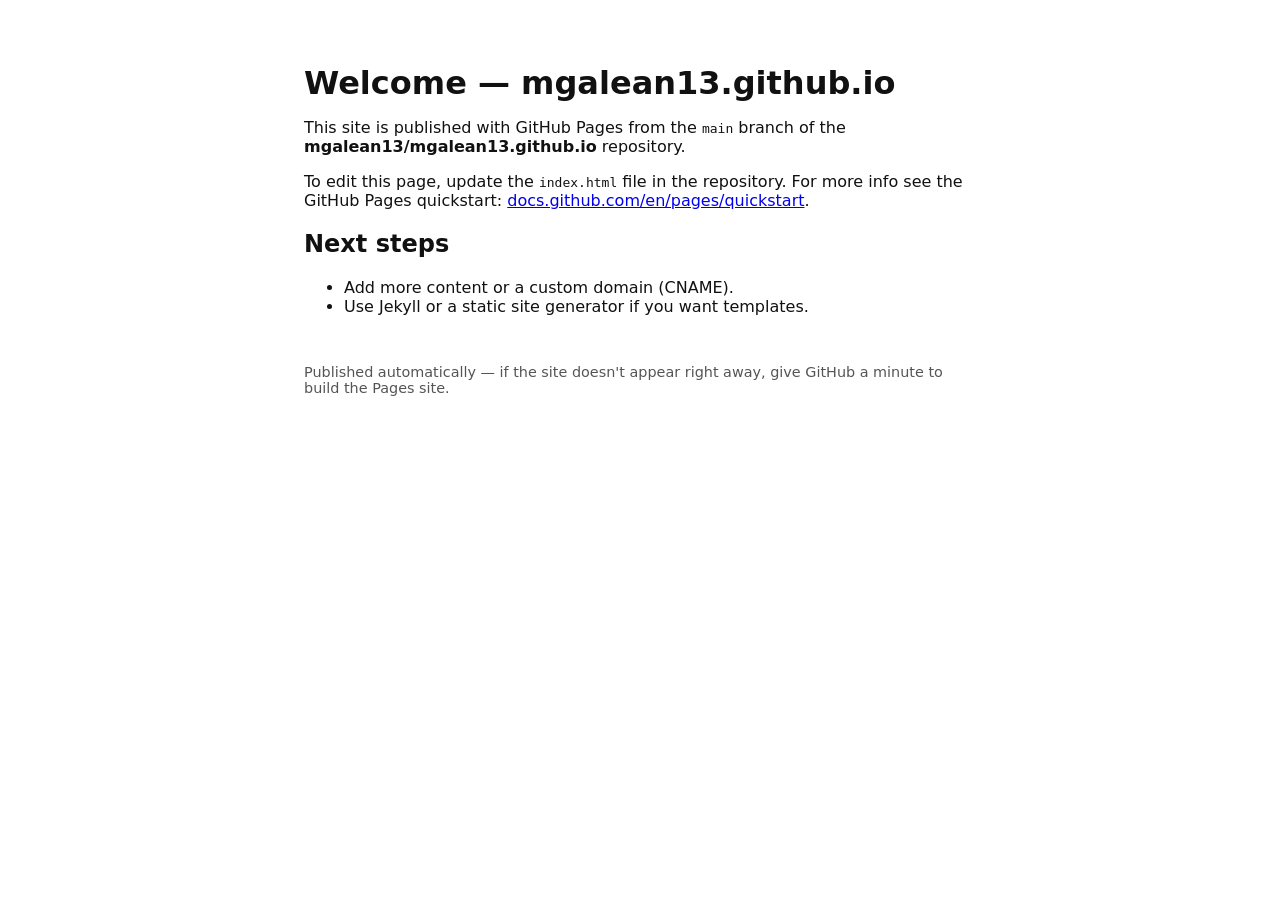
<file: index.html>
<!doctype html>
<html lang="en">
  <head>
    <meta charset="utf-8" />
    <meta name="viewport" content="width=device-width,initial-scale=1" />
    <title>mgalean13 — GitHub Pages</title>
    <style>body{font-family:system-ui,-apple-system,Segoe UI,Roboto,Helvetica,Arial,sans-serif;max-width:42rem;margin:4rem auto;padding:0 1rem;color:#111}header h1{margin:0 0 .5rem}footer{margin-top:3rem;color:#555;font-size:.9rem}</style>
  </head>
  <body>
    <header>
      <h1>Welcome — mgalean13.github.io</h1>
      <p>This site is published with GitHub Pages from the <code>main</code> branch of the <strong>mgalean13/mgalean13.github.io</strong> repository.</p>
    </header>

    <section>
      <p>To edit this page, update the <code>index.html</code> file in the repository. For more info see the GitHub Pages quickstart: <a href="https://docs.github.com/en/pages/quickstart">docs.github.com/en/pages/quickstart</a>.</p>

      <h2>Next steps</h2>
      <ul>
        <li>Add more content or a custom domain (CNAME).</li>
        <li>Use Jekyll or a static site generator if you want templates.</li>
      </ul>
    </section>

    <footer>
      <p>Published automatically — if the site doesn't appear right away, give GitHub a minute to build the Pages site.</p>
    </footer>
  </body>
</html>
</file>
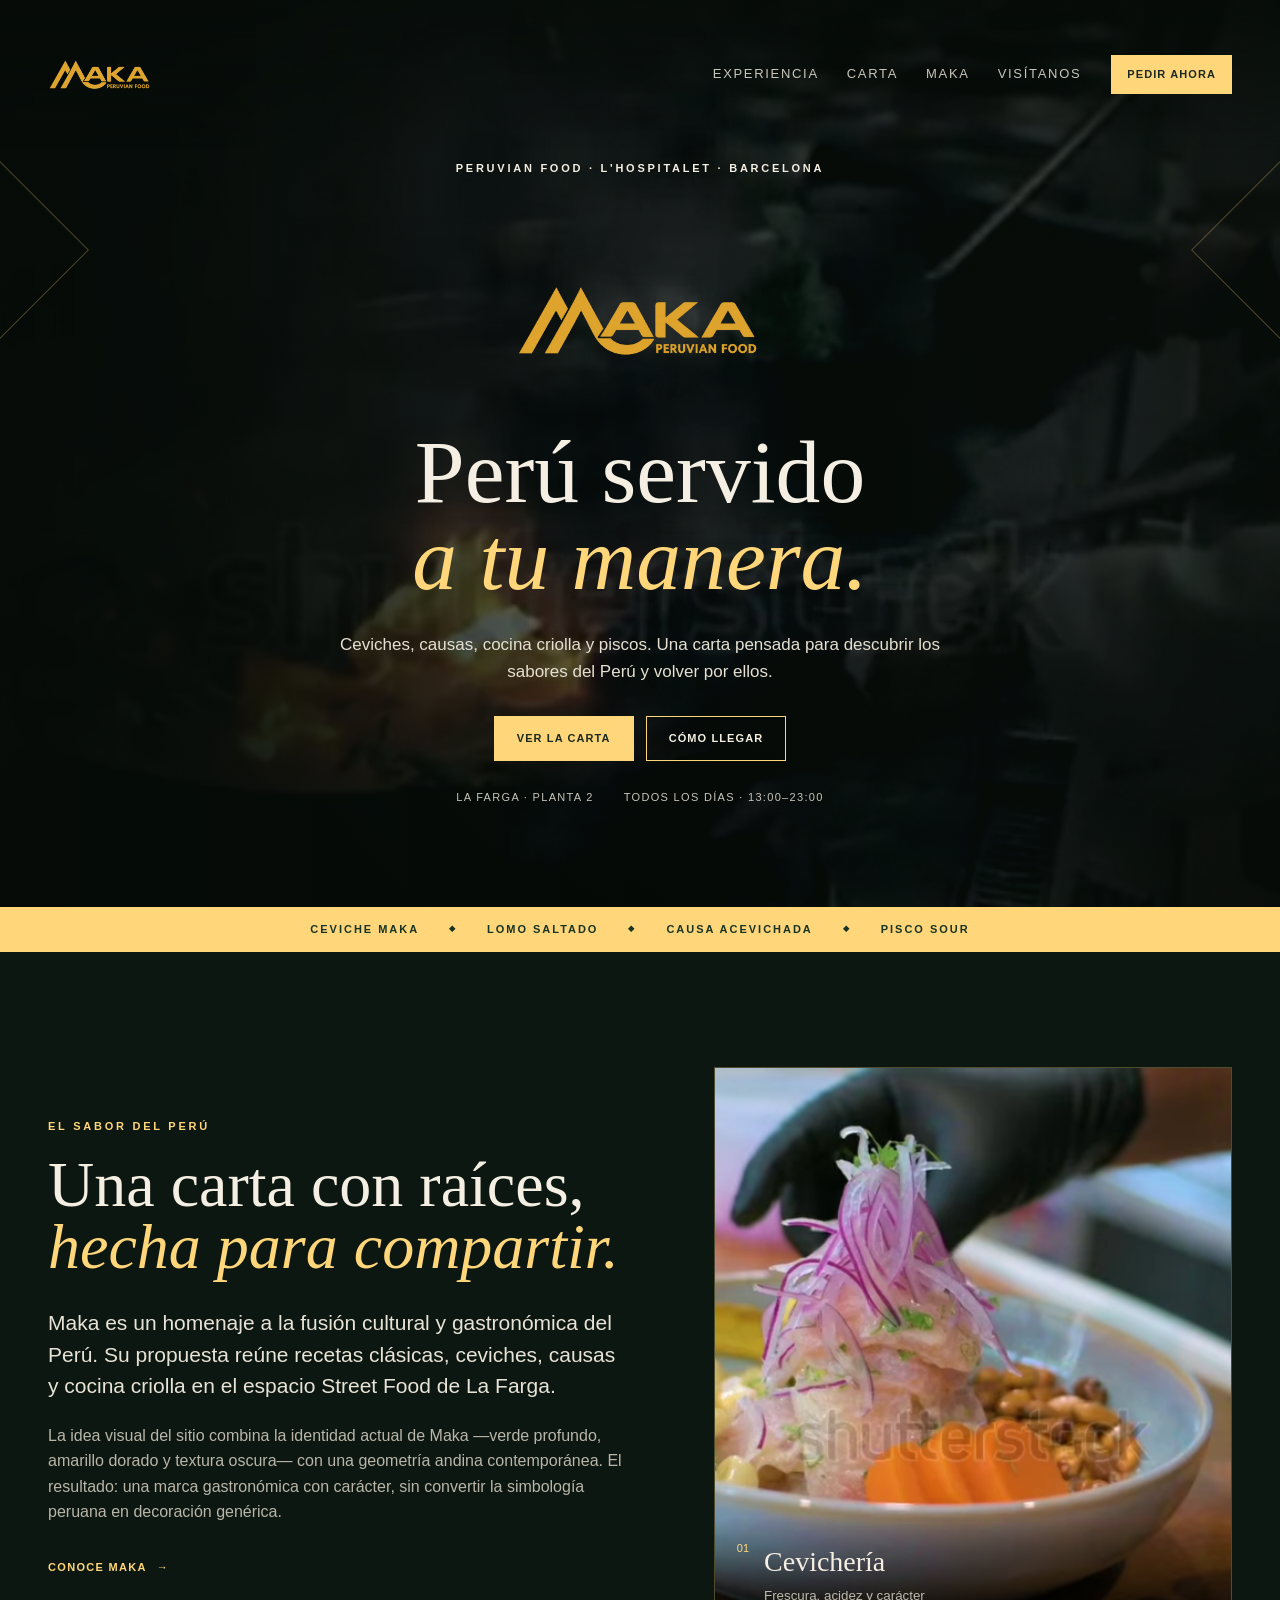
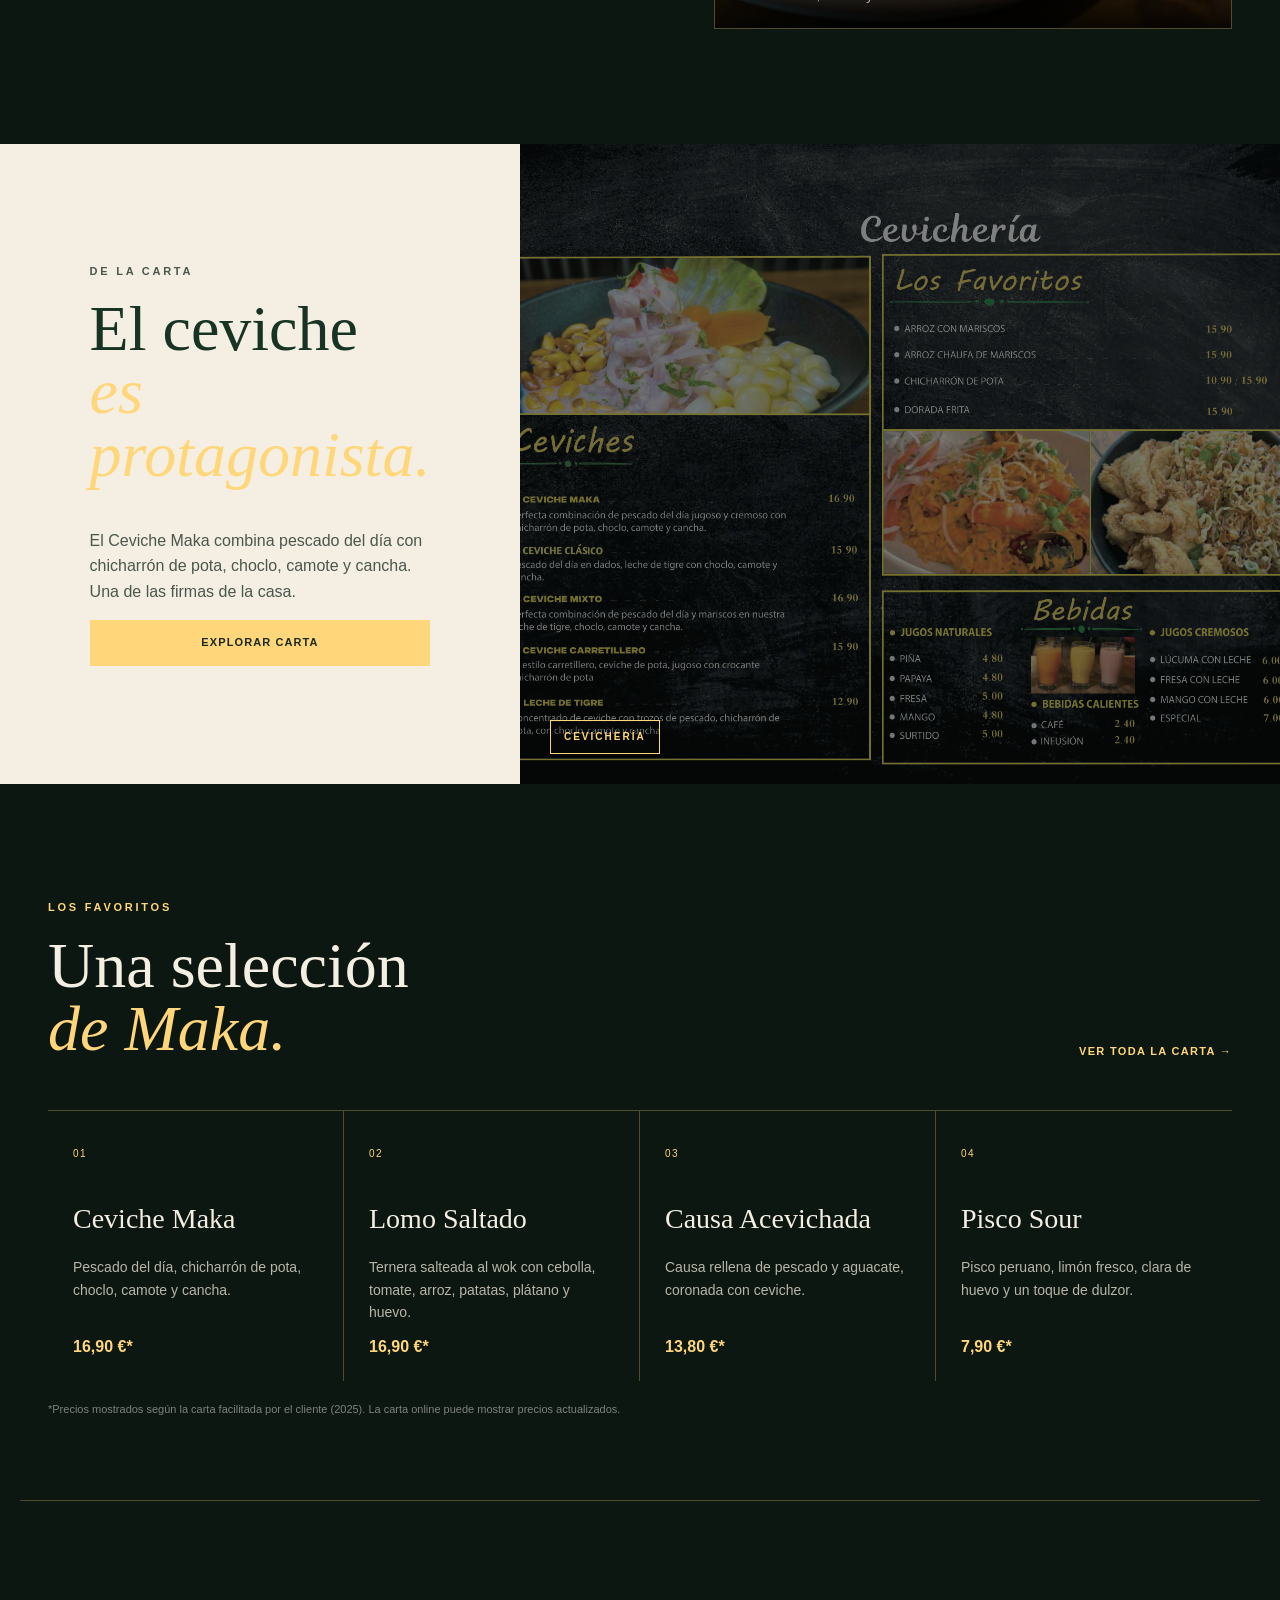
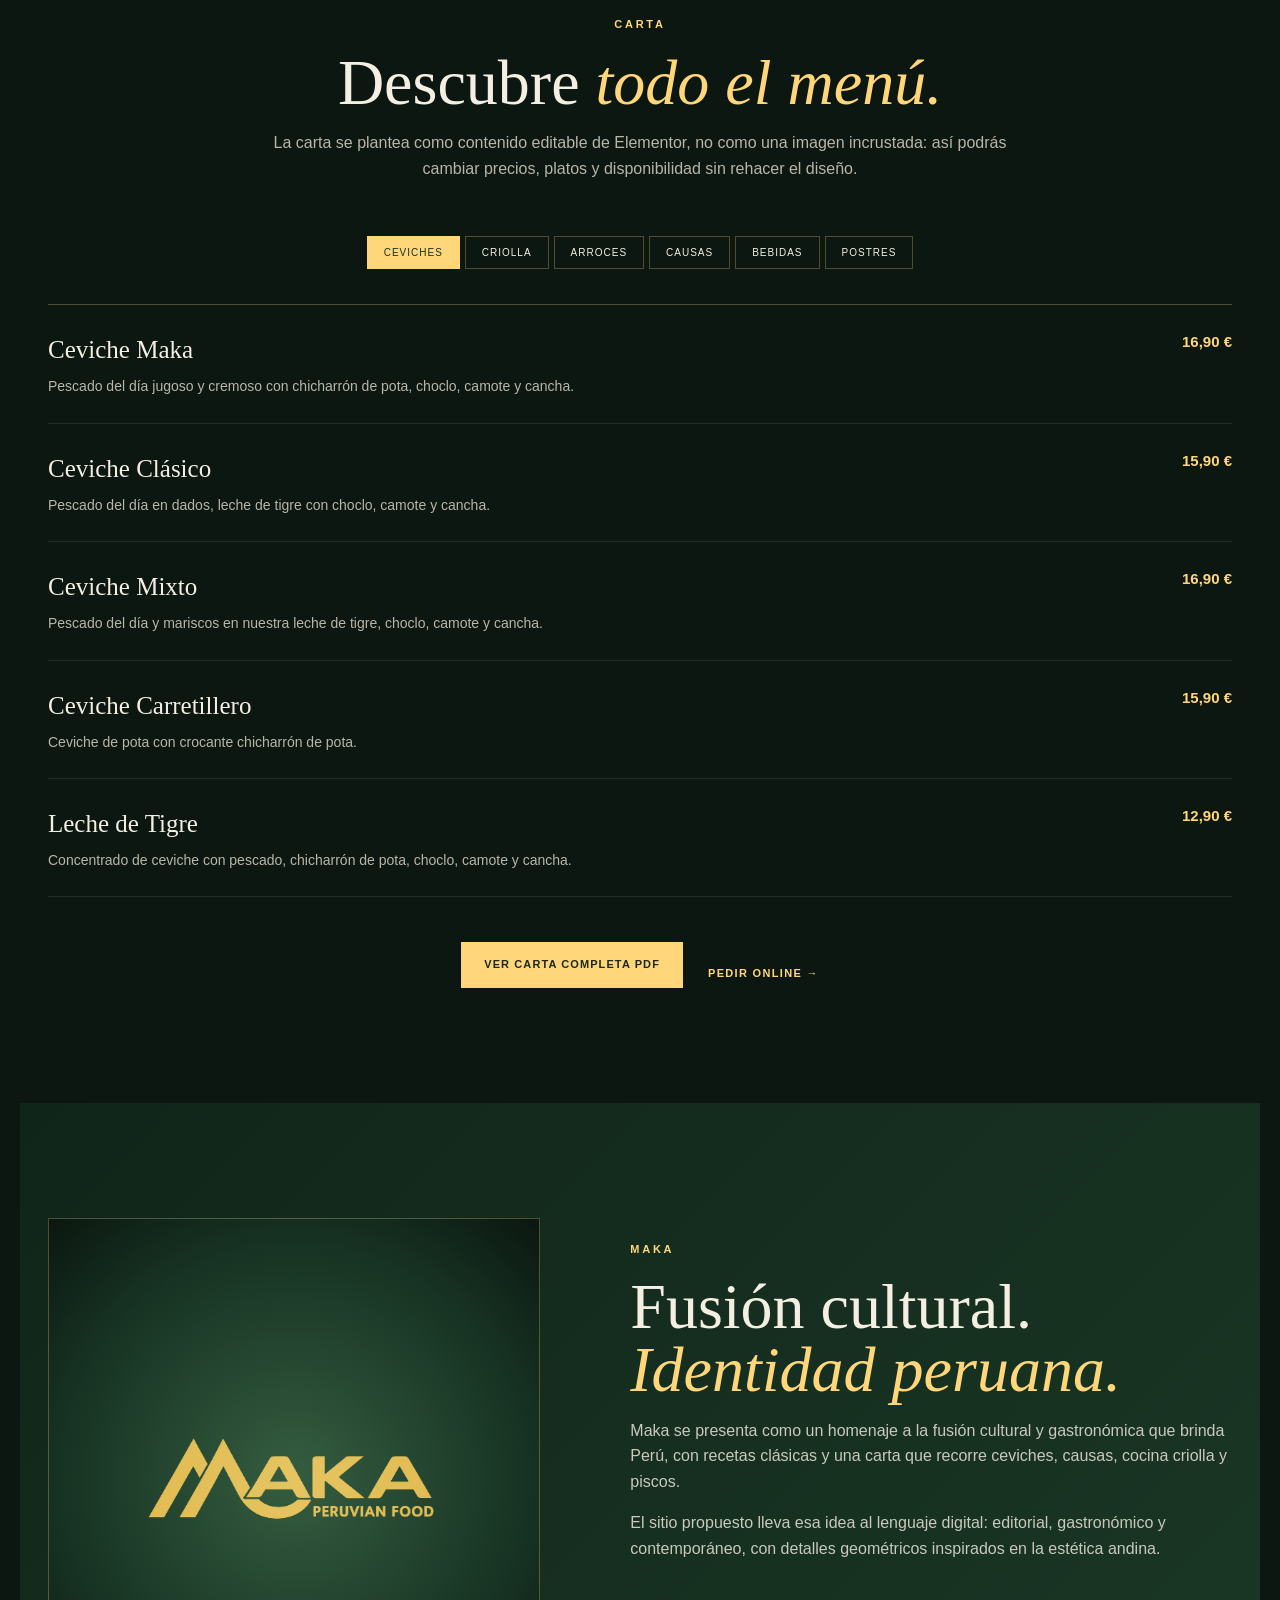
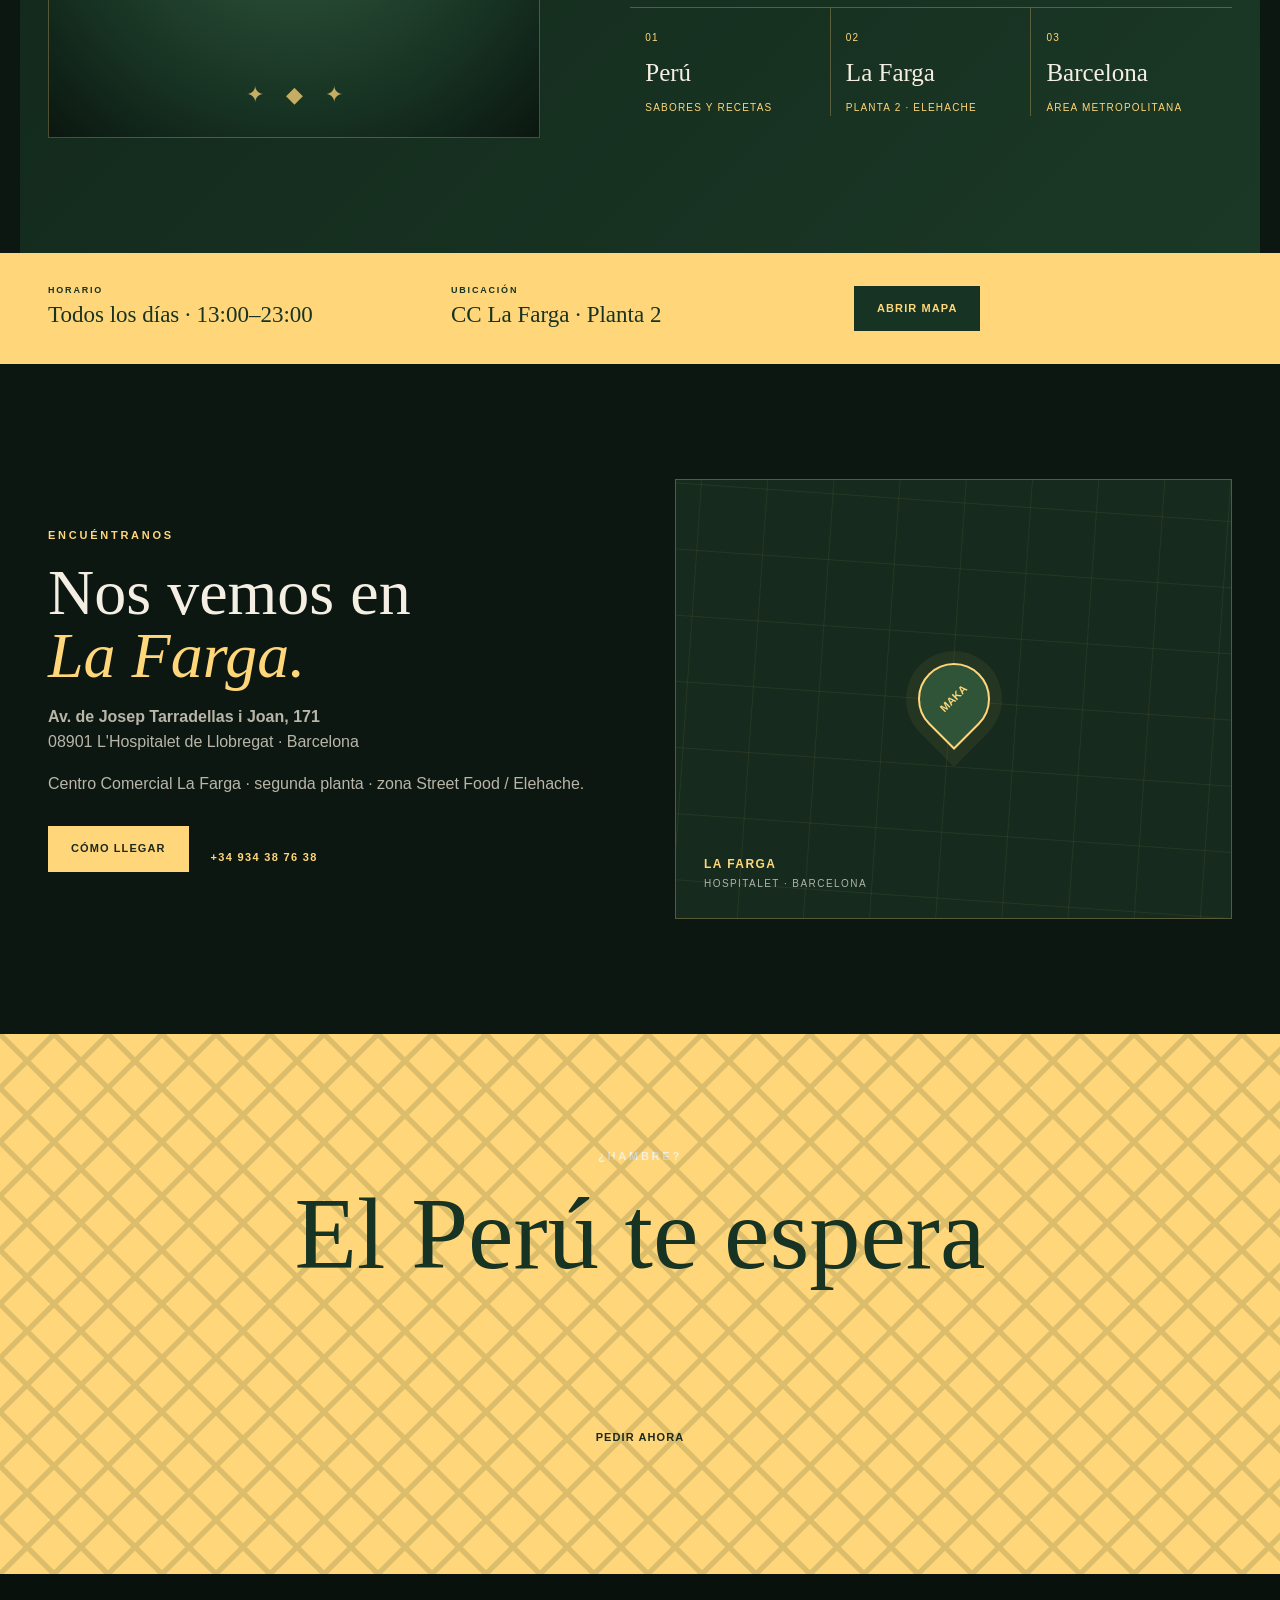
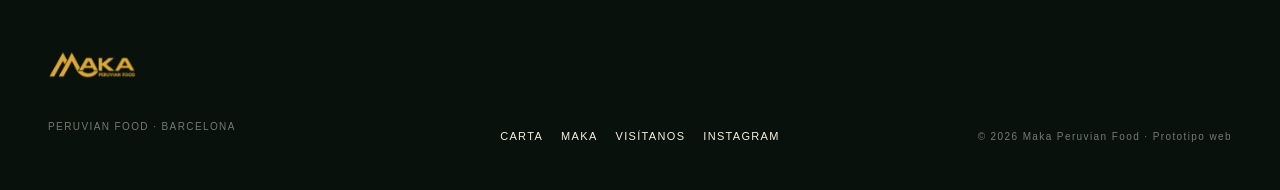
<file: Maka_Peruvian_Food_Web_Prototype_v2/Maka_Peruvian_Food_Web_Prototype/index.html>
<!doctype html>
<html lang="es">
<head>
<meta charset="utf-8">
<meta name="viewport" content="width=device-width, initial-scale=1">
<meta name="description" content="Maka Peruvian Food — cocina peruana, ceviches, causas y cocina criolla en La Farga, L'Hospitalet de Llobregat.">
<title>Maka Peruvian Food | Barcelona</title>
<link rel="stylesheet" href="styles.css">
</head>
<body>
<header class="site-header" id="inicio">
  <div class="header-inner">
    <a class="brand" href="#inicio" aria-label="Maka Peruvian Food">
      <img src="assets/logo-maka.png" alt="Maka Peruvian Food">
    </a>
    <nav class="nav" aria-label="Navegación principal">
      <a href="#experiencia">Experiencia</a>
      <a href="#carta">Carta</a>
      <a href="#maka">Maka</a>
      <a href="#visitanos">Visítanos</a>
    </nav>
    <a class="btn btn-small" href="https://makaperuvianfood.max.delivery/" target="_blank" rel="noopener">Pedir ahora</a>
  </div>
</header>

<main>
<section class="hero">
  <video class="hero-video" autoplay muted loop playsinline poster="assets/carta-p3.png">
    <source src="assets/chef-wok-stock.webm" type="video/webm">
  </video>
  <div class="hero-overlay"></div>
  <div class="inca-corner inca-left" aria-hidden="true"></div>
  <div class="inca-corner inca-right" aria-hidden="true"></div>
  <div class="hero-content">
    <p class="eyebrow">PERUVIAN FOOD · L'HOSPITALET · BARCELONA</p>
    <img class="hero-logo" src="assets/logo-maka.png" alt="Maka">
    <h1>Perú servido<br><em>a tu manera.</em></h1>
    <p class="hero-copy">Ceviches, causas, cocina criolla y piscos. Una carta pensada para descubrir los sabores del Perú y volver por ellos.</p>
    <div class="hero-actions">
      <a class="btn" href="#carta">Ver la carta</a>
      <a class="btn btn-ghost" href="#visitanos">Cómo llegar</a>
    </div>
    <div class="hero-meta">
      <span>La Farga · Planta 2</span>
      <span>Todos los días · 13:00–23:00</span>
    </div>
  </div>
</section>

<section class="ticker" aria-label="Especialidades">
  <div>CEVICHE MAKA</div><span>◆</span><div>LOMO SALTADO</div><span>◆</span><div>CAUSA ACEVICHADA</div><span>◆</span><div>PISCO SOUR</div>
</section>

<section class="section intro" id="experiencia">
  <div class="section-grid">
    <div>
      <p class="eyebrow gold">EL SABOR DEL PERÚ</p>
      <h2>Una carta con raíces,<br><em>hecha para compartir.</em></h2>
      <p class="lead">Maka es un homenaje a la fusión cultural y gastronómica del Perú. Su propuesta reúne recetas clásicas, ceviches, causas y cocina criolla en el espacio Street Food de La Farga.</p>
      <p>La idea visual del sitio combina la identidad actual de Maka —verde profundo, amarillo dorado y textura oscura— con una geometría andina contemporánea. El resultado: una marca gastronómica con carácter, sin convertir la simbología peruana en decoración genérica.</p>
      <a class="text-link" href="#maka">Conoce Maka <span>→</span></a>
    </div>
    <div class="video-card">
      <video autoplay muted loop playsinline poster="assets/carta-p2.png">
        <source src="assets/ceviche-stock.webm" type="video/webm">
      </video>
      <div class="video-caption"><span>01</span><strong>Cevichería</strong><small>Frescura, acidez y carácter</small></div>
    </div>
  </div>
</section>

<section class="feature-menu">
  <div class="feature-copy">
    <p class="eyebrow">DE LA CARTA</p>
    <h2>El ceviche<br><em>es protagonista.</em></h2>
    <p>El Ceviche Maka combina pescado del día con chicharrón de pota, choclo, camote y cancha. Una de las firmas de la casa.</p>
    <a class="btn" href="#carta">Explorar carta</a>
  </div>
  <div class="feature-image">
    <img src="assets/carta-p2.png" alt="Carta de ceviches y bebidas de Maka">
    <div class="image-label">CEVICHERÍA</div>
  </div>
</section>

<section class="dishes section">
  <div class="section-heading">
    <div>
      <p class="eyebrow gold">LOS FAVORITOS</p>
      <h2>Una selección<br><em>de Maka.</em></h2>
    </div>
    <a class="text-link" href="#carta">Ver toda la carta →</a>
  </div>
  <div class="dish-grid">
    <article class="dish">
      <div class="dish-num">01</div>
      <h3>Ceviche Maka</h3>
      <p>Pescado del día, chicharrón de pota, choclo, camote y cancha.</p>
      <strong>16,90 €*</strong>
    </article>
    <article class="dish">
      <div class="dish-num">02</div>
      <h3>Lomo Saltado</h3>
      <p>Ternera salteada al wok con cebolla, tomate, arroz, patatas, plátano y huevo.</p>
      <strong>16,90 €*</strong>
    </article>
    <article class="dish">
      <div class="dish-num">03</div>
      <h3>Causa Acevichada</h3>
      <p>Causa rellena de pescado y aguacate, coronada con ceviche.</p>
      <strong>13,80 €*</strong>
    </article>
    <article class="dish">
      <div class="dish-num">04</div>
      <h3>Pisco Sour</h3>
      <p>Pisco peruano, limón fresco, clara de huevo y un toque de dulzor.</p>
      <strong>7,90 €*</strong>
    </article>
  </div>
  <p class="price-note">*Precios mostrados según la carta facilitada por el cliente (2025). La carta online puede mostrar precios actualizados.</p>
</section>

<section class="full-menu section" id="carta">
  <div class="section-heading centered">
    <p class="eyebrow gold">CARTA</p>
    <h2>Descubre <em>todo el menú.</em></h2>
    <p>La carta se plantea como contenido editable de Elementor, no como una imagen incrustada: así podrás cambiar precios, platos y disponibilidad sin rehacer el diseño.</p>
  </div>
  <div class="menu-tabs">
    <button class="active" data-target="ceviches">Ceviches</button>
    <button data-target="criolla">Criolla</button>
    <button data-target="arroces">Arroces</button>
    <button data-target="causas">Causas</button>
    <button data-target="bebidas">Bebidas</button>
    <button data-target="postres">Postres</button>
  </div>

  <div class="menu-panel active" id="ceviches">
    <div class="menu-item"><div><h3>Ceviche Maka</h3><p>Pescado del día jugoso y cremoso con chicharrón de pota, choclo, camote y cancha.</p></div><strong>16,90 €</strong></div>
    <div class="menu-item"><div><h3>Ceviche Clásico</h3><p>Pescado del día en dados, leche de tigre con choclo, camote y cancha.</p></div><strong>15,90 €</strong></div>
    <div class="menu-item"><div><h3>Ceviche Mixto</h3><p>Pescado del día y mariscos en nuestra leche de tigre, choclo, camote y cancha.</p></div><strong>16,90 €</strong></div>
    <div class="menu-item"><div><h3>Ceviche Carretillero</h3><p>Ceviche de pota con crocante chicharrón de pota.</p></div><strong>15,90 €</strong></div>
    <div class="menu-item"><div><h3>Leche de Tigre</h3><p>Concentrado de ceviche con pescado, chicharrón de pota, choclo, camote y cancha.</p></div><strong>12,90 €</strong></div>
  </div>

  <div class="menu-panel" id="criolla">
    <div class="menu-item"><div><h3>Lomo Saltado</h3><p>Jugosos trozos de ternera salteados al wok, cebolla y tomate.</p></div><strong>16,90 €</strong></div>
    <div class="menu-item"><div><h3>Pollada Peruana</h3><p>1/4 de pollo aderezado con receta peruana, papas cocidas y ensalada.</p></div><strong>13,90 €</strong></div>
    <div class="menu-item"><div><h3>Anticuchos</h3><p>Cortes de anticucho a la parrilla con papas doradas, choclo, chimichurri y cremas.</p></div><strong>13,90 €</strong></div>
    <div class="menu-item"><div><h3>Juane de Gallina</h3><p>Arroz preparado con mishkina, gallina, huevo y aceitunas, envuelto en hojas de bijao.</p></div><strong>16,90 €</strong></div>
    <div class="menu-item"><div><h3>Bistec a lo Pobre</h3><p>Bistec a la parrilla con arroz, papas fritas, ensalada, huevo y plátano maduro.</p></div><strong>16,90 €</strong></div>
  </div>

  <div class="menu-panel" id="arroces">
    <div class="menu-item"><div><h3>Chaufa Clásico</h3><p>Arroz chaufa ahumado al wok con pollo, tortilla de huevo y salsa de soja.</p></div><strong>14,90 €</strong></div>
    <div class="menu-item"><div><h3>Chaufa Amazónico</h3><p>Chaufa al wok con cecina, chorizo, tortilla de huevo y plátano maduro.</p></div><strong>17,90 €</strong></div>
    <div class="menu-item"><div><h3>Arroz con Mariscos</h3><p>Arroz meloso con mixtura de mariscos, sarza criolla y queso rallado.</p></div><strong>15,90 €</strong></div>
    <div class="menu-item"><div><h3>Chicharrón de Pescado con Chaufa</h3><p>Arroz chaufa hecho al wok con chicharrón de pescado.</p></div><strong>15,90 €</strong></div>
  </div>

  <div class="menu-panel" id="causas">
    <div class="menu-item"><div><h3>Causa Acevichada</h3><p>Rellena de pescado y aguacate, coronada con ceviche jugoso de pescado.</p></div><strong>13,80 €</strong></div>
    <div class="menu-item"><div><h3>Causa Chalaca</h3><p>Rellena de pescado y aguacate con pescado crocante y salsa acevichada.</p></div><strong>13,50 €</strong></div>
  </div>

  <div class="menu-panel" id="bebidas">
    <div class="menu-item"><div><h3>Chicha Morada / Maracuyá / Emoliente</h3><p>Bebidas peruanas.</p></div><strong>3,50 €</strong></div>
    <div class="menu-item"><div><h3>Inka Cola · Botellín</h3><p>Refresco peruano.</p></div><strong>2,90 €</strong></div>
    <div class="menu-item"><div><h3>Pisco Sour</h3><p>Pisco peruano, limón, clara de huevo y dulzor.</p></div><strong>7,90 €</strong></div>
    <div class="menu-item"><div><h3>Pisco Sour de Maracuyá / Lúcuma / Fresa / Mango</h3><p>Variaciones de la especialidad peruana.</p></div><strong>8,90 €</strong></div>
  </div>

  <div class="menu-panel" id="postres">
    <div class="menu-item"><div><h3>Tres Leches</h3><p>Postre clásico peruano.</p></div><strong>4,90 €</strong></div>
    <div class="menu-item"><div><h3>Tres Leches de Lúcuma</h3><p>Versión con lúcuma.</p></div><strong>4,90 €</strong></div>
    <div class="menu-item"><div><h3>Cremoso de Mango</h3><p>Postre fresco de mango.</p></div><strong>4,90 €</strong></div>
    <div class="menu-item"><div><h3>Gelatina con Flan</h3><p>Combinación de gelatina y flan.</p></div><strong>3,50 €</strong></div>
  </div>

  <div class="menu-actions">
    <a class="btn" href="assets/carta-maka-2025.pdf" target="_blank">Ver carta completa PDF</a>
    <a class="text-link" href="https://makaperuvianfood.max.delivery/" target="_blank" rel="noopener">Pedir online →</a>
  </div>
</section>

<section class="maka-story section" id="maka">
  <div class="story-image">
    <img src="assets/logo-maka.png" alt="Maka Peruvian Food">
    <div class="inca-medallion" aria-hidden="true">
      <span>✦</span><span>◆</span><span>✦</span>
    </div>
  </div>
  <div class="story-copy">
    <p class="eyebrow gold">MAKA</p>
    <h2>Fusión cultural.<br><em>Identidad peruana.</em></h2>
    <p>Maka se presenta como un homenaje a la fusión cultural y gastronómica que brinda Perú, con recetas clásicas y una carta que recorre ceviches, causas, cocina criolla y piscos.</p>
    <p>El sitio propuesto lleva esa idea al lenguaje digital: editorial, gastronómico y contemporáneo, con detalles geométricos inspirados en la estética andina.</p>
    <div class="facts">
      <div><span>01</span><strong>Perú</strong><small>Sabores y recetas</small></div>
      <div><span>02</span><strong>La Farga</strong><small>Planta 2 · Elehache</small></div>
      <div><span>03</span><strong>Barcelona</strong><small>Área metropolitana</small></div>
    </div>
  </div>
</section>

<section class="hours-band">
  <div><span>HORARIO</span><strong>Todos los días · 13:00–23:00</strong></div>
  <div><span>UBICACIÓN</span><strong>CC La Farga · Planta 2</strong></div>
  <div><a class="btn btn-dark" href="https://www.google.com/maps/search/?api=1&query=Maka+Peruvian+Food+Av.+Josep+Tarradellas+i+Joan+171+L'Hospitalet+de+Llobregat" target="_blank" rel="noopener">Abrir mapa</a></div>
</section>

<section class="visit section" id="visitanos">
  <div class="visit-copy">
    <p class="eyebrow gold">ENCUÉNTRANOS</p>
    <h2>Nos vemos en<br><em>La Farga.</em></h2>
    <p><strong>Av. de Josep Tarradellas i Joan, 171</strong><br>08901 L'Hospitalet de Llobregat · Barcelona</p>
    <p>Centro Comercial La Farga · segunda planta · zona Street Food / Elehache.</p>
    <div class="visit-actions">
      <a class="btn" href="https://www.google.com/maps/search/?api=1&query=Maka+Peruvian+Food+Av.+Josep+Tarradellas+i+Joan+171+L'Hospitalet+de+Llobregat" target="_blank" rel="noopener">Cómo llegar</a>
      <a class="text-link" href="tel:+34934387638">+34 934 38 76 38</a>
    </div>
  </div>
  <div class="map-card">
    <div class="map-grid"></div>
    <div class="map-pin">MAKA</div>
    <div class="map-address">LA FARGA<br><small>HOSPITALET · BARCELONA</small></div>
  </div>
</section>

<section class="cta">
  <div class="cta-pattern" aria-hidden="true"></div>
  <div>
    <p class="eyebrow">¿HAMBRE?</p>
    <h2>El Perú te espera<br><em>en Maka.</em></h2>
    <a class="btn" href="https://makaperuvianfood.max.delivery/" target="_blank" rel="noopener">Pedir ahora</a>
  </div>
</section>
</main>

<footer class="footer">
  <div class="footer-brand"><img src="assets/logo-maka.png" alt="Maka"><p>PERUVIAN FOOD · BARCELONA</p></div>
  <div class="footer-links"><a href="#carta">Carta</a><a href="#maka">Maka</a><a href="#visitanos">Visítanos</a><a href="https://www.instagram.com/makaperuvianfood/" target="_blank" rel="noopener">Instagram</a></div>
  <div class="footer-note">© 2026 Maka Peruvian Food · Prototipo web</div>
</footer>

<script src="script.js"></script>
</body>
</html>
</file>
<file: Maka_Peruvian_Food_Web_Prototype_v2/Maka_Peruvian_Food_Web_Prototype/styles.css>
:root{
  --green:#2f5438;
  --green-deep:#173323;
  --green-black:#0c1711;
  --gold:#ffd679;
  --gold-strong:#f6c94d;
  --cream:#f4efe2;
  --paper:#fbf8ef;
  --muted:#b9b6a9;
  --line:rgba(255,214,121,.28);
  --max:1240px;
  --serif: Georgia, "Times New Roman", serif;
  --sans: Inter, Arial, Helvetica, sans-serif;
}
*{box-sizing:border-box}
html{scroll-behavior:smooth}
body{margin:0;background:var(--green-black);color:var(--cream);font-family:var(--sans);line-height:1.6}
a{color:inherit;text-decoration:none}
img,video{max-width:100%;display:block}
.site-header{position:absolute;top:0;left:0;right:0;z-index:20;background:linear-gradient(180deg,rgba(6,12,8,.8),transparent)}
.header-inner{max-width:var(--max);margin:auto;padding:22px 28px;display:flex;align-items:center;gap:30px}
.brand img{width:105px;height:105px;object-fit:contain;mix-blend-mode:screen}
.nav{display:flex;gap:28px;margin-left:auto;font-size:13px;text-transform:uppercase;letter-spacing:.13em}
.nav a{opacity:.82}.nav a:hover{color:var(--gold);opacity:1}
.btn{display:inline-flex;align-items:center;justify-content:center;padding:13px 22px;border:1px solid var(--gold);background:var(--gold);color:#1c291f;font-weight:800;text-transform:uppercase;letter-spacing:.1em;font-size:11px;transition:.25s}
.btn:hover{background:#fff0bb;border-color:#fff0bb;transform:translateY(-2px)}
.btn-small{padding:10px 15px}
.btn-ghost{background:transparent;color:var(--cream)}
.btn-dark{background:var(--green-deep);border-color:var(--green-deep);color:var(--gold)}
.hero{min-height:94vh;position:relative;display:grid;place-items:center;overflow:hidden}
.hero-video{position:absolute;inset:0;width:100%;height:100%;object-fit:cover;filter:saturate(.72) contrast(1.1)}
.hero-overlay{position:absolute;inset:0;background:radial-gradient(circle at 70% 45%,rgba(47,84,56,.08),rgba(5,11,7,.78) 72%),linear-gradient(90deg,rgba(6,12,8,.88),rgba(6,12,8,.32),rgba(6,12,8,.65))}
.hero-content{position:relative;z-index:2;max-width:850px;text-align:center;padding:160px 25px 100px}
.eyebrow{font-size:11px;letter-spacing:.25em;font-weight:800;color:var(--cream);margin:0 0 18px}
.eyebrow.gold{color:var(--gold)}
.hero-logo{width:250px;height:250px;object-fit:contain;margin:0 auto -18px;mix-blend-mode:screen}
h1,h2{font-family:var(--serif);font-weight:500;line-height:.98;margin:0}
h1{font-size:clamp(52px,7vw,92px)}
h1 em,h2 em{font-style:italic;color:var(--gold)}
.hero-copy{max-width:650px;margin:28px auto;color:#e5e0d2;font-size:17px}
.hero-actions{display:flex;gap:12px;justify-content:center;flex-wrap:wrap;margin-top:30px}
.hero-meta{display:flex;gap:30px;justify-content:center;margin-top:28px;font-size:11px;letter-spacing:.12em;text-transform:uppercase;color:#c9c5b9}
.ticker{display:flex;gap:30px;align-items:center;justify-content:center;padding:14px;background:var(--gold);color:var(--green-deep);font-size:11px;font-weight:900;letter-spacing:.18em;text-transform:uppercase;flex-wrap:wrap}
.ticker span{font-size:8px}
.section{max-width:var(--max);margin:auto;padding:115px 28px}
.section-grid{display:grid;grid-template-columns:1fr .9fr;gap:90px;align-items:center}
h2{font-size:clamp(46px,5vw,72px)}
.lead{font-size:21px;color:#e8e3d7;line-height:1.5;margin-top:28px}
.intro p:not(.eyebrow):not(.lead){color:var(--muted);max-width:620px}
.text-link{display:inline-flex;gap:10px;margin-top:18px;color:var(--gold);font-weight:800;text-transform:uppercase;letter-spacing:.12em;font-size:11px}
.video-card{position:relative;min-height:560px;overflow:hidden;border:1px solid var(--line)}
.video-card video{width:100%;height:100%;min-height:560px;object-fit:cover}
.video-caption{position:absolute;bottom:0;left:0;right:0;padding:22px;background:linear-gradient(transparent,rgba(0,0,0,.9));display:grid;grid-template-columns:auto 1fr;column-gap:15px}
.video-caption span{color:var(--gold);font-size:11px}.video-caption strong{font-family:var(--serif);font-size:28px;font-weight:400}.video-caption small{grid-column:2;color:#bcb9ae}
.feature-menu{background:var(--cream);color:var(--green-deep);display:grid;grid-template-columns:.8fr 1.2fr;min-height:640px}
.feature-copy{padding:100px clamp(30px,7vw,110px);display:flex;flex-direction:column;justify-content:center}
.feature-copy h2{margin-bottom:25px}.feature-copy p{max-width:500px;color:#4b564d}
.feature-image{position:relative;overflow:hidden;background:#101713}
.feature-image img{width:100%;height:100%;object-fit:cover;opacity:.65;filter:brightness(.72) saturate(.8)}
.image-label{position:absolute;bottom:30px;left:30px;border:1px solid var(--gold);color:var(--gold);padding:8px 13px;font-size:10px;letter-spacing:.2em;font-weight:800}
.dishes{padding-bottom:70px}
.section-heading{display:flex;justify-content:space-between;align-items:end;gap:30px;margin-bottom:50px}
.dish-grid{display:grid;grid-template-columns:repeat(4,1fr);border-top:1px solid var(--line)}
.dish{padding:35px 25px 25px;border-right:1px solid var(--line);min-height:270px;position:relative}
.dish:last-child{border-right:0}.dish-num{color:var(--gold);font-size:10px;letter-spacing:.15em}.dish h3{font-family:var(--serif);font-size:28px;font-weight:400;margin:35px 0 10px}.dish p{color:var(--muted);font-size:14px}.dish strong{position:absolute;bottom:22px;color:var(--gold)}
.price-note{font-size:11px;color:#7f837c;margin-top:20px}
.full-menu{border-top:1px solid var(--line)}
.centered{text-align:center;display:block;max-width:760px;margin:0 auto 55px}.centered p:last-child{color:var(--muted)}
.menu-tabs{display:flex;justify-content:center;gap:5px;flex-wrap:wrap;margin-bottom:35px}
.menu-tabs button{border:1px solid var(--line);background:transparent;color:var(--cream);padding:10px 16px;text-transform:uppercase;letter-spacing:.1em;font-size:10px;cursor:pointer}
.menu-tabs button.active,.menu-tabs button:hover{background:var(--gold);color:var(--green-deep);border-color:var(--gold)}
.menu-panel{display:none;border-top:1px solid var(--line)}
.menu-panel.active{display:block}
.menu-item{display:grid;grid-template-columns:1fr auto;gap:30px;padding:25px 0;border-bottom:1px solid rgba(255,255,255,.09)}
.menu-item h3{font-family:var(--serif);font-size:25px;font-weight:400;margin:0 0 5px}.menu-item p{margin:0;color:var(--muted);max-width:760px;font-size:14px}.menu-item strong{color:var(--gold);font-size:15px;white-space:nowrap}
.menu-actions{text-align:center;margin-top:45px;display:flex;gap:25px;justify-content:center;align-items:center;flex-wrap:wrap}
.maka-story{display:grid;grid-template-columns:.9fr 1.1fr;gap:90px;align-items:center;background:linear-gradient(135deg,#102519,#1b3826)}
.story-image{min-height:520px;position:relative;display:grid;place-items:center;border:1px solid var(--line);background:radial-gradient(circle,#355d40,#173323 65%,#0b1710)}
.story-image>img{width:300px;height:300px;object-fit:contain;mix-blend-mode:screen}.inca-medallion{position:absolute;bottom:25px;display:flex;gap:22px;color:var(--gold);font-size:22px;opacity:.75}
.story-copy>p:not(.eyebrow){color:#c9c9bd;max-width:650px}.facts{display:grid;grid-template-columns:repeat(3,1fr);margin-top:45px;border-top:1px solid var(--line)}.facts div{padding:22px 15px 0;border-right:1px solid var(--line)}.facts div:last-child{border:0}.facts span,.facts small{display:block;color:var(--gold);font-size:10px;text-transform:uppercase;letter-spacing:.12em}.facts strong{display:block;font-family:var(--serif);font-size:25px;font-weight:400;margin:7px 0}
.hours-band{background:var(--gold);color:var(--green-deep);display:grid;grid-template-columns:repeat(3,1fr);padding:30px max(28px,calc((100% - 1184px)/2));gap:25px;align-items:center}.hours-band span{display:block;font-size:9px;letter-spacing:.2em;font-weight:900}.hours-band strong{font-family:var(--serif);font-size:23px;font-weight:400}
.visit{display:grid;grid-template-columns:1fr 1fr;gap:70px;align-items:center}.visit-copy>p:not(.eyebrow){color:var(--muted)}.map-card{min-height:440px;position:relative;overflow:hidden;border:1px solid var(--line);background:#162a1d}.map-grid{position:absolute;inset:0;opacity:.6;background-image:linear-gradient(rgba(255,214,121,.12) 1px,transparent 1px),linear-gradient(90deg,rgba(255,214,121,.12) 1px,transparent 1px);background-size:55px 55px;transform:rotate(4deg) scale(1.2)}.map-pin{position:absolute;top:50%;left:50%;transform:translate(-50%,-50%) rotate(-45deg);width:72px;height:72px;border:2px solid var(--gold);border-radius:50% 50% 50% 0;background:var(--green);display:grid;place-items:center;color:var(--gold);font-size:11px;font-weight:900;box-shadow:0 0 0 12px rgba(255,214,121,.06)}.map-address{position:absolute;left:28px;bottom:25px;color:var(--gold);font-weight:900;letter-spacing:.12em;font-size:12px}.map-address small{color:#aeb3aa;font-weight:400}
.visit-actions{display:flex;gap:22px;align-items:center;flex-wrap:wrap;margin-top:30px}
.cta{min-height:540px;display:grid;place-items:center;text-align:center;position:relative;overflow:hidden;background:var(--gold);color:var(--green-deep)}
.cta-pattern{position:absolute;inset:0;opacity:.15;background-image:linear-gradient(45deg,transparent 46%,#173323 47%,#173323 53%,transparent 54%),linear-gradient(-45deg,transparent 46%,#173323 47%,#173323 53%,transparent 54%);background-size:54px 54px}
.cta h2{font-size:clamp(60px,8vw,110px);margin-bottom:30px}
.footer{background:#08110c;display:grid;grid-template-columns:1fr 1fr 1fr;gap:30px;padding:45px max(28px,calc((100% - 1184px)/2));align-items:end}.footer-brand img{width:90px;height:90px;object-fit:contain;mix-blend-mode:screen}.footer-brand p,.footer-note{font-size:10px;letter-spacing:.14em;color:#747a73}.footer-links{display:flex;gap:18px;justify-content:center;flex-wrap:wrap;font-size:11px;text-transform:uppercase;letter-spacing:.12em}.footer-links a:hover{color:var(--gold)}.footer-note{text-align:right}
.inca-corner{position:absolute;z-index:3;width:140px;height:140px;opacity:.28;border:1px solid var(--gold);transform:rotate(45deg);top:180px}.inca-left{left:-80px}.inca-right{right:-80px}
@media(max-width:900px){
 .nav{display:none}.header-inner{justify-content:space-between}.hero-logo{width:200px;height:200px}.section-grid,.maka-story,.visit,.feature-menu{grid-template-columns:1fr}.video-card{min-height:430px}.video-card video{min-height:430px}.feature-copy{padding:70px 28px}.feature-image{min-height:420px}.dish-grid{grid-template-columns:1fr 1fr}.hours-band{grid-template-columns:1fr}.footer{grid-template-columns:1fr;text-align:center}.footer-note{text-align:center}.footer-links{justify-content:flex-start}.footer-brand{display:grid;place-items:center}.section{padding:85px 22px}
}
@media(max-width:600px){
 .hero{min-height:88vh}.hero-content{padding-top:130px}.hero-copy{font-size:15px}.hero-meta{display:block}.hero-meta span{display:block;margin:8px}.dish-grid{grid-template-columns:1fr}.dish{border-right:0;border-bottom:1px solid var(--line)}.facts{grid-template-columns:1fr}.facts div{border-right:0;border-bottom:1px solid var(--line)}.menu-item{grid-template-columns:1fr;gap:8px}.menu-item strong{justify-self:start}.ticker{gap:12px}.section-heading{display:block}.section-heading .text-link{margin-top:20px}.brand img{width:82px;height:82px}.btn{padding:12px 17px}
}
</file>
